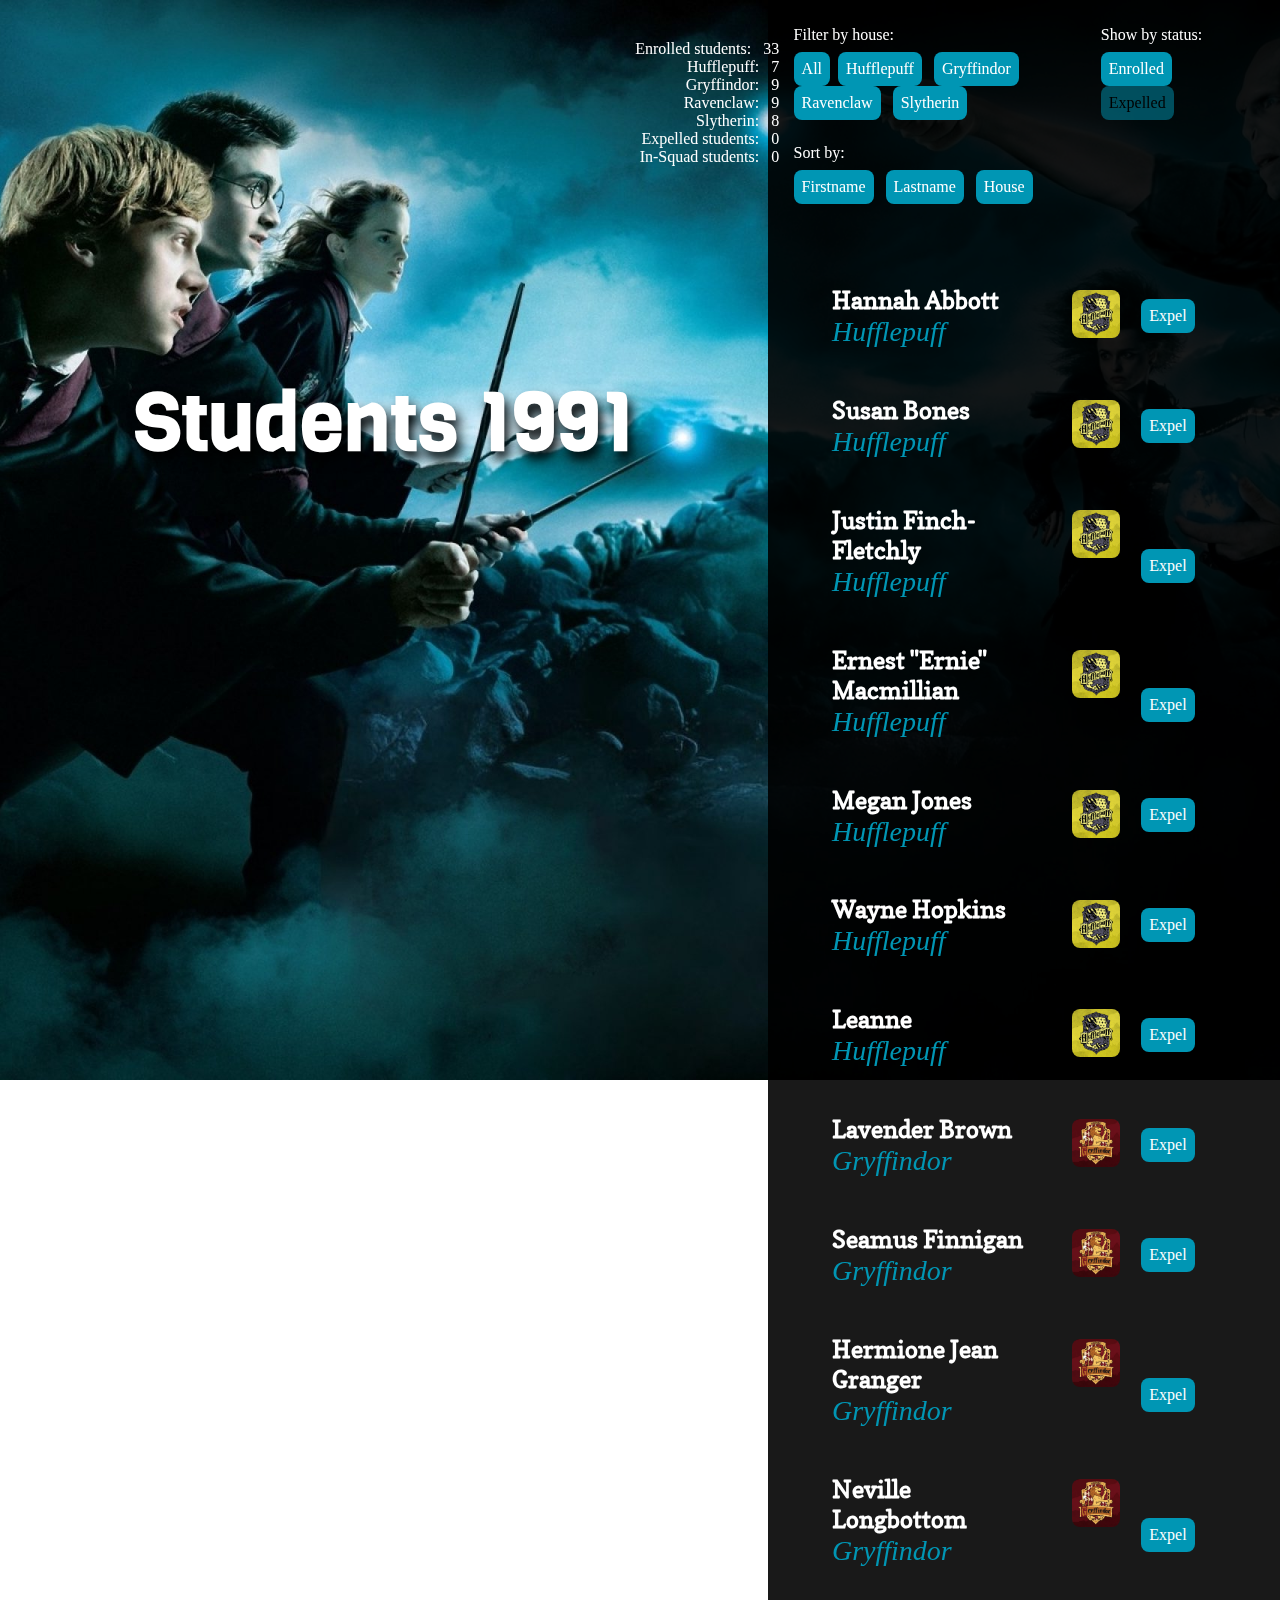
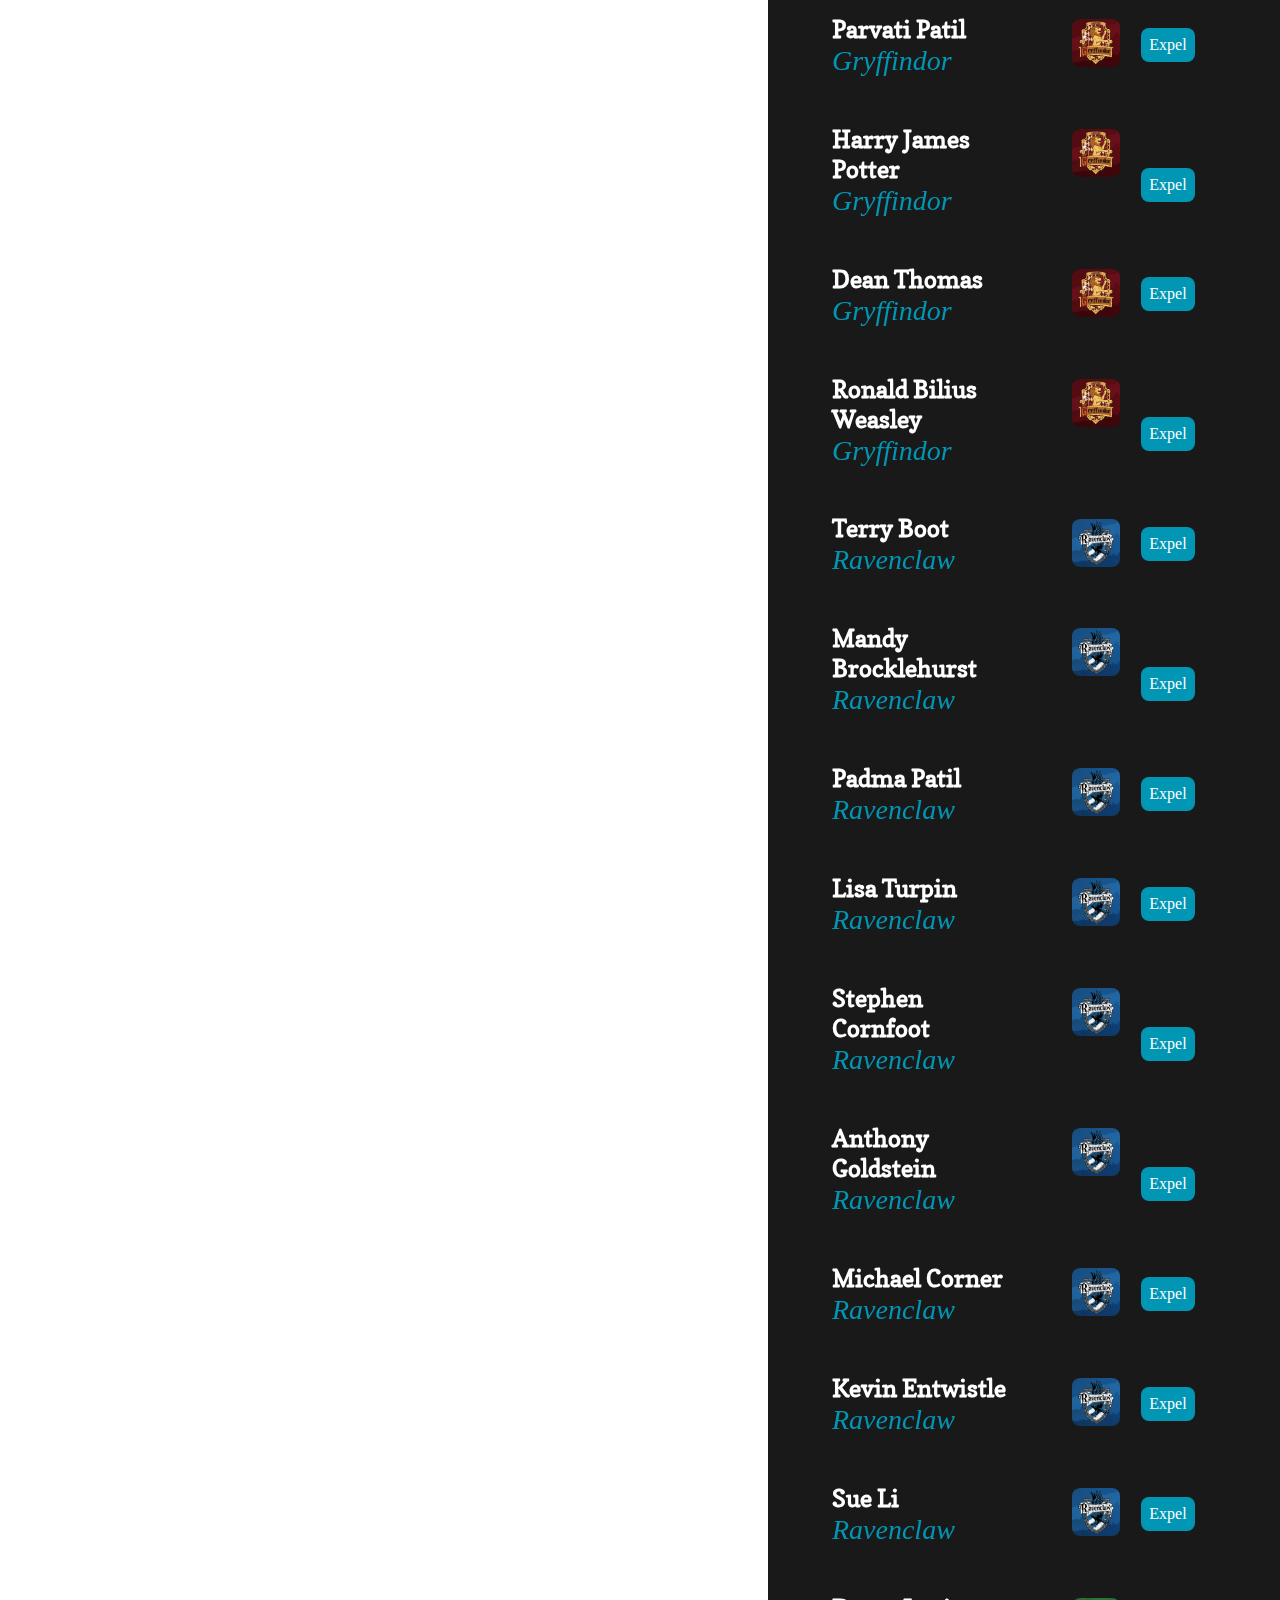
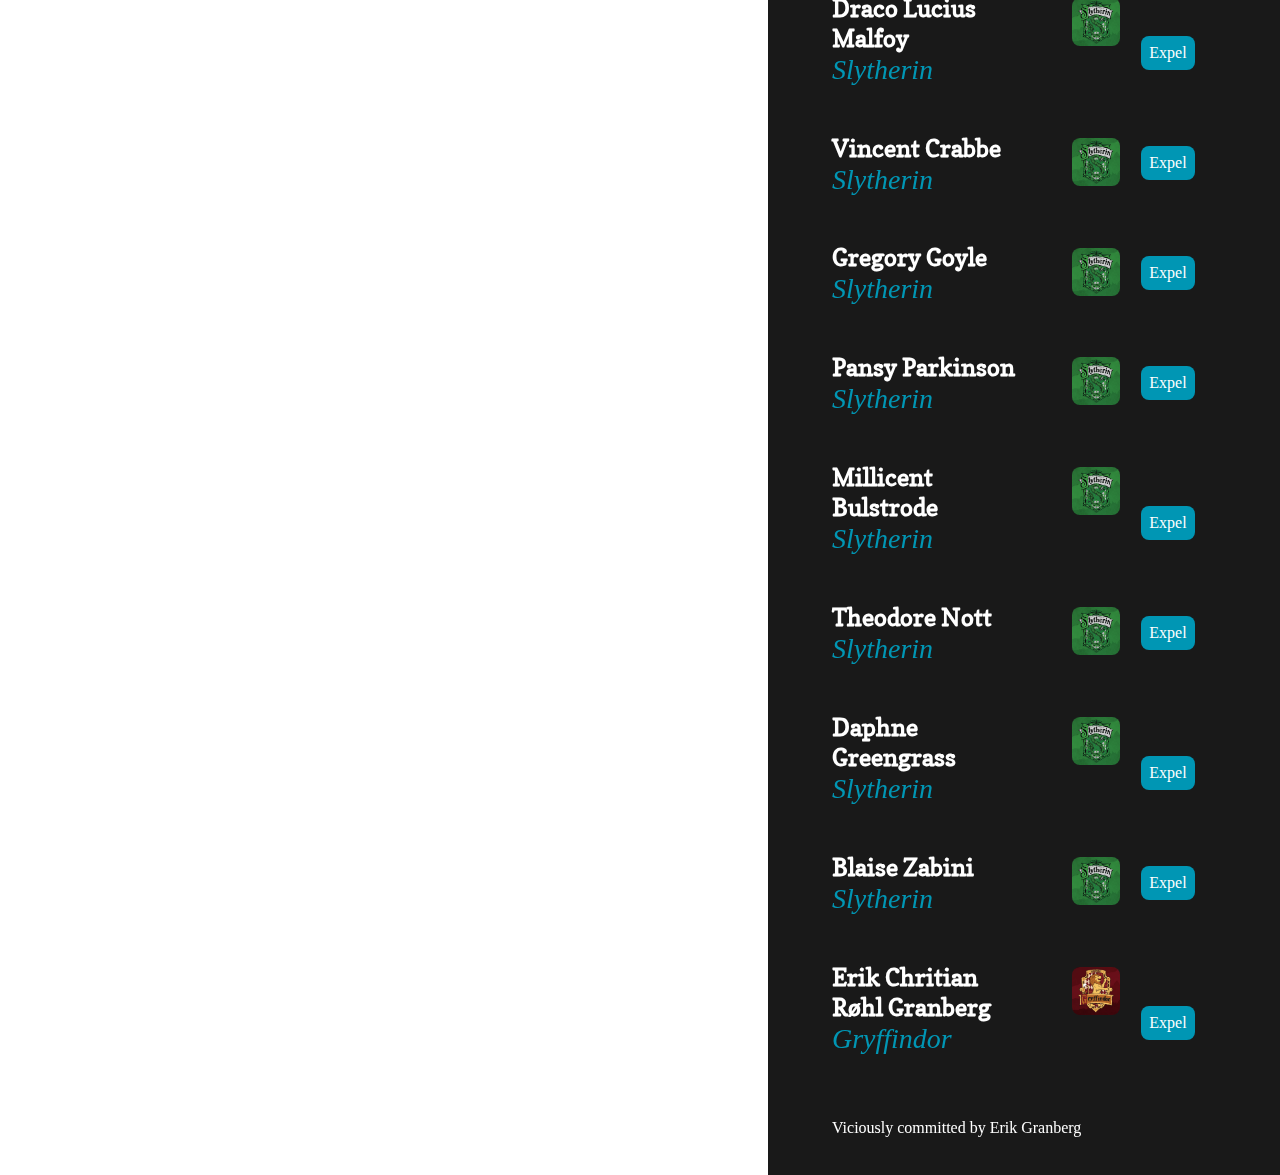
<file: index.html>
<!DOCTYPE html>
<html lang="en">

<head>
  <meta charset="utf-8">
  <meta name="viewport" content="width=device-width, initial-scale=1.0">
  <meta name="description" content="This is my --hacked-- list.">
  <title>Student List hacked</title>
  <link rel="stylesheet" href="studentlist.css" type="text/css">
  <link href="https://fonts.googleapis.com/css?family=Shojumaru" rel="stylesheet">
  <link href="https://fonts.googleapis.com/css?family=Copse" rel="stylesheet">
  <link href="https://fonts.googleapis.com/css?family=Viga" rel="stylesheet">
</head>

<body>
  <div id="modal">
    <div id="modal-content" data-modalContainer>
      <div class="modalContainer" data-modalContainer></div>
    </div>
  </div>
  <div class="bg_image"></div>
  <h1 class="title1991">Students 1991</h1>
  <div class="info">
    <div id="student_counter"></div>
    <div id="hufflepuff_counter"></div>
    <div id="gryffindor_counter"></div>
    <div id="ravenclaw_counter"></div>
    <div id="slytherin_counter"></div>
    <div id="expelled_counter"></div>
    <div id="insquad_counter"></div>
  </div>
  <div class="wrapper">
    <nav>
      <div class="nav_holder">Filter by house:
        <ul>
          <li id="all">All</button>
          <li id="hufflepuff">Hufflepuff</li>
          <li id="gryffindor">Gryffindor</li>
          <li id="ravenclaw">Ravenclaw</li>
          <li id="slytherin">Slytherin</li>
        </ul>
      </div>
      <div class="nav_holder">
        Show by status:
        <ul>
          <li id="enrolled" class="statuson">Enrolled</li>
          <li id="expelled" class="statusoff">Expelled</li>
        </ul>
      </div>
      <div class="nav_holder">
        Sort by:
        <ul>
          <li id="firstname">Firstname</li>
          <li id="lastname">Lastname</li>
          <li id="house">House</li>
        </ul>
      </div>
    </nav>
    <main class="content">
      <div class="container" data-container></div>
      <br><br>Viciously committed by Erik Granberg
    </main>
  </div>

  <template data-template>
    <div class="student">
      <div class="student_name">
        <h2><span data-firstname></span><span data-middlename></span><span data-lastname></span></h2>
        <p class="house" data-house></p>
      </div>
      <img src="" alt="" class="crest" data-crest>
      <div class="expel">Expel</div>
    </div>
  </template>

  <template data-modalTemplate>
    <div id="closemodal">&#10006;</div>
    <div id="house_bg">
      <div class="student">
        <div>
          <img src="" alt="" class="image" data-modalimage>
          <h2><span data-modalfirstname></span><span data-modalmiddlename></span><span data-modallastname></span></h2>
          <p class="house" data-modalhouse></p>
          <p class="bloodstatus" data-modalbloodstatus></p>
        </div>
        <div>
          <img src="" alt="" class="crest" data-modalcrest>
        </div>
        <div class="status">
          <div class="Studentstatus" data-modalbloodstatus><span></span data-insquad></div>
          <div class="modalexpel">Expel</div>
        </div>
        <div>
          <div class="insquad">Join InSquad</div>
        </div>
      </div>

    </div>
  </template>

  <script src="script.js"></script>

</body>

</html>
</file>
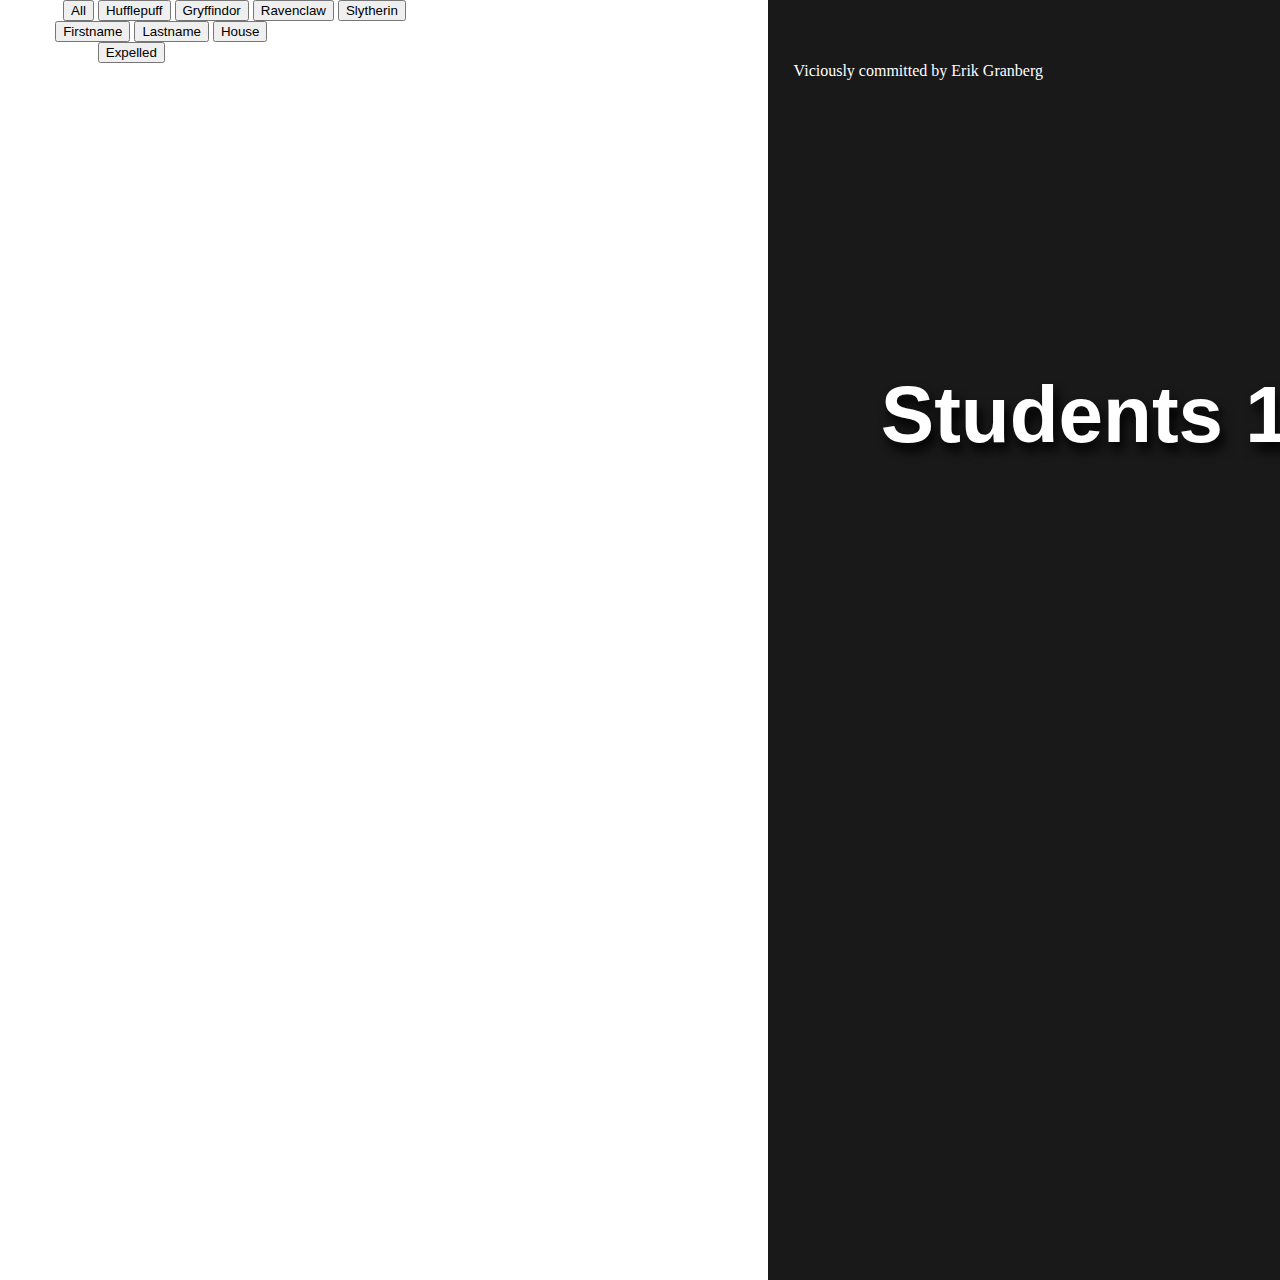
<file: index - SIK.html>
<!DOCTYPE html>
<html lang="en">

<head>
  <meta charset="utf-8">
  <meta name="viewport" content="width=device-width, initial-scale=1.0">
  <meta name="description" content="This is my student list for the 09C-1.01.01 submition on feb 6th 2019.">
  <title>Student List final</title>
  <link rel="stylesheet" href="studentlist.css" type="text/css">
  <link href="https://fonts.googleapis.com/css?family=Shojumaru" rel="stylesheet">
  <link href="https://fonts.googleapis.com/css?family=Copse" rel="stylesheet">
</head>

<body>
  <div>Filter by:
    <button id="all">All</button>
    <button id="hufflepuff">Hufflepuff</button>
    <button id="gryffindor">Gryffindor</button>
    <button id="ravenclaw">Ravenclaw</button>
    <button id="slytherin">Slytherin</button>
  </div>
  <div>
    Sort by:
    <button id="firstname">Firstname</button>
    <button id="lastname">Lastname</button>
    <button id="house">House</button>
  </div>
  <div>
    Student status:
    <button id="expelled">Expelled</button>
  </div>

  <div id="student_counter"></div>
  <div id="hufflepuff_counter"></div>
  <div id="gryffindor_counter"></div>
  <div id="ravenclaw_counter"></div>
  <div id="slytherin_counter"></div>
  <div id="expelled_counter"></div>
  <!-- <div id="modal">
    <button>Close</button>
    <div id="modal-content">
      <h2 data-fullname>Fullname</h2>
      <p data-house>House</p>
      <img src="images/potter_h.png" class="modal_portrait" alt="" data-img>
      <img src="img/gryffindor.jpg" class="modal_crest" alt="" data-img>
    </div>
  </div> -->

  <div class="wrapper">
    <h1>Students 1991</h1>
    <div data-container></div>
    <br><br>Viciously committed by Erik Granberg
  </div>

  <template data-template>
    <div class="student background">
      <div><span data-firstname></span><span data-middlename></span><span data-lastname></span> - <span data-id></span></div>
      <p data-house></p>
      <img src="" alt="" class="crest" data-img>
      <button class="expel">Expel</button>
    </div>
  </template>


  <script src="script.js"></script>


</body>

</html>
</file>
<file: studentlist.css>
/* body {
    background-color: aliceblue;
}
/* root house colors */

:root {
  /* house colors */
  --hufflepuff: rgba(217, 208, 56, 0.75);
  --gryffindor: rgba(151, 9, 23, 0.75);
  --slytherin: rgba(44, 124, 27, 0.75);
  --ravenclaw: rgba(25, 87, 147, 0.75);
  --background: rgba(0, 0, 0, 0.9);
  --hufflepuff_hover: rgba(247, 238, 74, 0.3);
  --gryffindor_hover: rgba(151, 9, 23, 0.3);
  --slytherin_hover: rgba(44, 124, 27, 0.3);
  --ravenclaw_hover: rgba(25, 87, 147, 0.3);
  --background: rgba(0, 0, 0, 0.9);
  --font-blue: rgba(0, 150, 180, 1);
  --font-blue_hover: rgba(0, 150, 180, 0.5);
}

/* basic styles */

* {
  box-sizing: border-box;
}

img {
  width: 100%;
}

html,
body {
  margin: 0;
  padding: 0;
  height: 100%;
  color: #ffffff;
}

.bg_image {
  position: fixed;
  top: 0;
  left: 0;
  z-index: -1;
  width: 120%;
  height: 120%;
  background-image: url(img/harry-potter-bg.jpg);
  background-size: cover;
  background-position: center;
  background-repeat: no-repeat;
  transform: scaleX(-1);
}

.wrapper {
  position: absolute;
  top: 0;
  right: 0;
  width: 40vw;
  min-height: 100vw;
  z-index: 10;
  background-color: var(--background);
  padding: 2vw 2vw 0vw 2vw;
}

nav {
  display: grid;
  grid-template-columns: 2fr 1fr;
}

nav ul {
  margin: 0.5rem 0 1.5rem 0;
  list-style: none;
  padding-left: 0;
}

nav li {
  display: inline-block;
  background-color: var(--font-blue);
  margin: auto;
  padding: 0.5rem;
  border-radius: 0.5rem;
  transition: 0.5s;
  margin: 0 0.5rem 0 0;
}

nav li:hover {
  background-color: var(--font-blue_hover);
  cursor: pointer;
}

nav .statusoff {
  background-color: var(--font-blue_hover);
  color: #000000;
  cursor: default;
}

nav .statuson {
  background-color: var(--font-blue);
  color: #ffffff;
  cursor: pointer;
}

.content {
  padding: 3vw;
}

h1 {
  font-family: "Viga", sans-serif;
  font-size: 5rem;
  position: absolute;
  text-align: center;
  width: 60vw;
  top: 35vh;
  left: 0vw;
  text-shadow: 4px 8px 12px #000000;
}

h2 {
  font-family: "Copse", serif;
  font-size: 1.5rem;
  font-weight: bold;
  margin-bottom: 0;
}

p {
  font-style: italic;
  margin-top: 0;
}

.info {
  position: absolute;
  top: 0;
  left: 49vw;
  z-index: 50;
  text-align: right;
  margin: 0.5rem 0 1.5rem 0;
}

main .student {
  margin: 0;
  display: grid;
  grid-template-columns: 2fr 1fr 1fr;
  border-radius: 0.5rem;
  position: relative;
}

main .student_name:hover {
  cursor: pointer;
  transition: 1s;
  transform: scale(1.025);
}

main .student_name:hover::before {
  content: "\25ba";
  font-size: 1.5rem;
  position: absolute;
  top: 22px;
  left: -35px;
}

main .crest {
  width: 3rem;
  height: 3rem;
  border-radius: 0.5rem;
  right: 1.25rem;
  z-index: 100;
  margin: 1.5rem 0 0 3rem;
}

main .house {
  color: var(--font-blue);
  font-size: 1.75rem;
}

main .expel {
  position: relative;
  background-color: var(--font-blue);
  margin: auto;
  margin-bottom: 2.7rem;
  padding: 0.5rem;
  border-radius: 0.5rem;
  transition: 0.5s;
}

main .expel:hover {
  background-color: var(--font-blue_hover);
  cursor: pointer;
}

/* Styles for adding colors and crests to different houses in js */

.hufflepuff {
  border-color: var(--hufflepuff);
  border-style: solid;
  border-width: 10px;
}

.gryffindor {
  border-color: var(--gryffindor);
  border-style: solid;
  border-width: 10px;
}

.slytherin {
  border-color: var(--slytherin);
  border-style: solid;
  border-width: 10px;
}

.ravenclaw {
  border-color: var(--ravenclaw);
  border-style: solid;
  border-width: 10px;
}

.hufflepuffbg {
  background-color: var(--hufflepuff);
  color: #000;
}

.gryffindorbg {
  background-color: var(--gryffindor);
}

.slytherinbg {
  background-color: var(--slytherin);
}

.ravenclawbg {
  background-color: var(--ravenclaw);
}

.hufflepuffbg:hover {
  background-color: var(--hufflepuff_hover);
}

.gryffindorbg:hover {
  background-color: var(--gryffindor_hover);
}

.slytherinbg:hover {
  background-color: var(--slytherin_hover);
}

.ravenclawbg:hover {
  background-color: var(--ravenclaw_hover);
}

#student_counter {
  margin: 2rem 0 0 0;
}

#student_counter::before {
  content: "Enrolled students: ";
  padding: 0 0.5rem 0;
}

#hufflepuff_counter::before {
  content: "Hufflepuff: ";
  padding: 0 0.5rem 0;
}

#gryffindor_counter::before {
  content: "Gryffindor: ";
  padding: 0 0.5rem 0;
}

#ravenclaw_counter::before {
  content: "Ravenclaw: ";
  padding: 0 0.5rem 0;
}

#slytherin_counter::before {
  content: "Slytherin: ";
  padding: 0 0.5rem 0;
}

#expelled_counter::before {
  content: "Expelled students: ";
  padding: 0 0.5rem 0;
}

#insquad_counter::before {
  content: "In-Squad students: ";
  padding: 0 0.5rem 0;
}

#modal {
  position: absolute;
  width: 100vw;
  height: 100vh;
  display: flex;
  align-items: center;
  justify-content: center;
  z-index: 500;
  position: fixed;
  background-color: rgba(0, 0, 0, 0.7);
  text-align: center;
  opacity: 0;
  pointer-events: none;
  transition: 0.5s;
  z-index: 100;
  overflow: auto;
}

#modal.show {
  opacity: 1;
  pointer-events: all;
}

#modal-content {
  position: relative;
  color: #fff;
  text-align: left;
  font-size: 1rem;
  min-width: 25vw;
  max-width: 70vw;
  background-color: rgb(0, 0, 0);
}

#modal .status {
  grid-column: 1/2;
  color: #ffffff;
}

#modal .student {
  margin: 0;
  display: grid;
  grid-template-columns: 1fr 1fr;
  border-radius: 0.5rem;
  position: relative;
}

#modal .house {
  color: var(--font-blue);
  font-size: 1.75rem;
  margin: 0;
}

#modal .crest {
  width: 5rem;
  height: 5rem;
  border-radius: 0.5rem;
  z-index: 100;
  grid-column: 1/2;
  margin: 0 0 0 2rem;
  border: solid 2px #ffffff;
}

#modal .image {
  width: 12rem;
  min-height: 12rem;
}

#modal #closemodal {
  font-size: 2.5rem;
  position: absolute;
  top: 1rem;
  right: 2rem;
  z-index: 999;
}

#modal #closemodal:hover {
  cursor: pointer;
  transition: 1s;
  transform: scale(1.2);
}

#modal .modalexpel,
#modal .insquad {
  display: inline-block;
  width: 10rem;
  position: relative;
  margin: 2;
  margin-bottom: 2.7rem;
  padding: 0.5rem;
  border-radius: 0.5rem;
  transition: 0.5s;
}

#modal .modalexpel:hover,
#modal .insquad:hover {
  cursor: pointer;
}

#modal .expelstatus::before {
  content: "Expelstatus: ";
}

#modal .bloodstatus {
  font-size: 1.5rem;
}

#modal .id {
  font-size: 1rem;
  color: #ffffff;
}

.hide {
  display: none;
}

#house_bg {
  margin: auto;
  padding: 3vw 3vw 4vw;
}

.colorblink {
  animation-iteration-count: infinite;
}
@-webkit-keyframes bgblink {
  from {
    background-color: red;
  }
  50% {
    color: limegreen;
  }
  to {
    background-color: cyan;
  }
}
@keyframes bgblink {
  from {
    background-color: red;
  }
  50% {
    background-color: limegreen;
  }
  to {
    background-color: cyan;
  }
}

.imagestuff {
  display: none !important;
}
</file>
